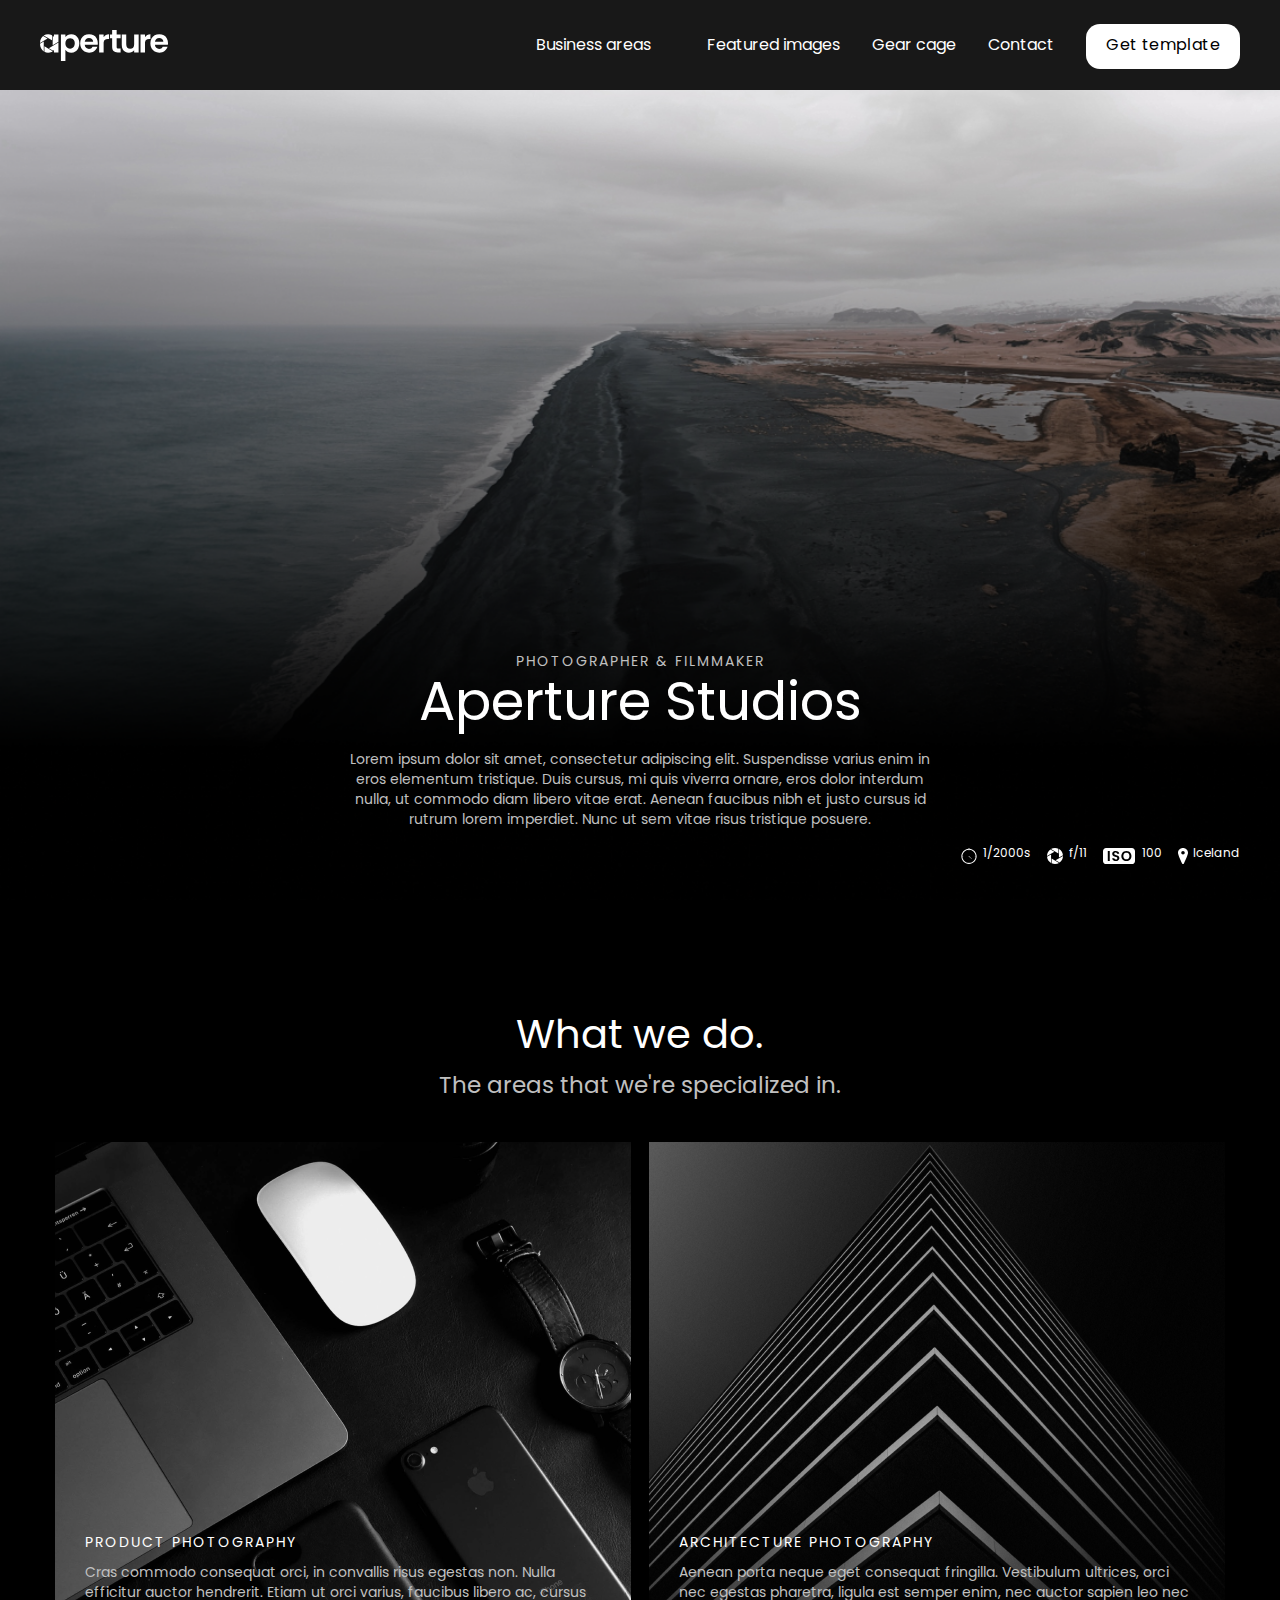
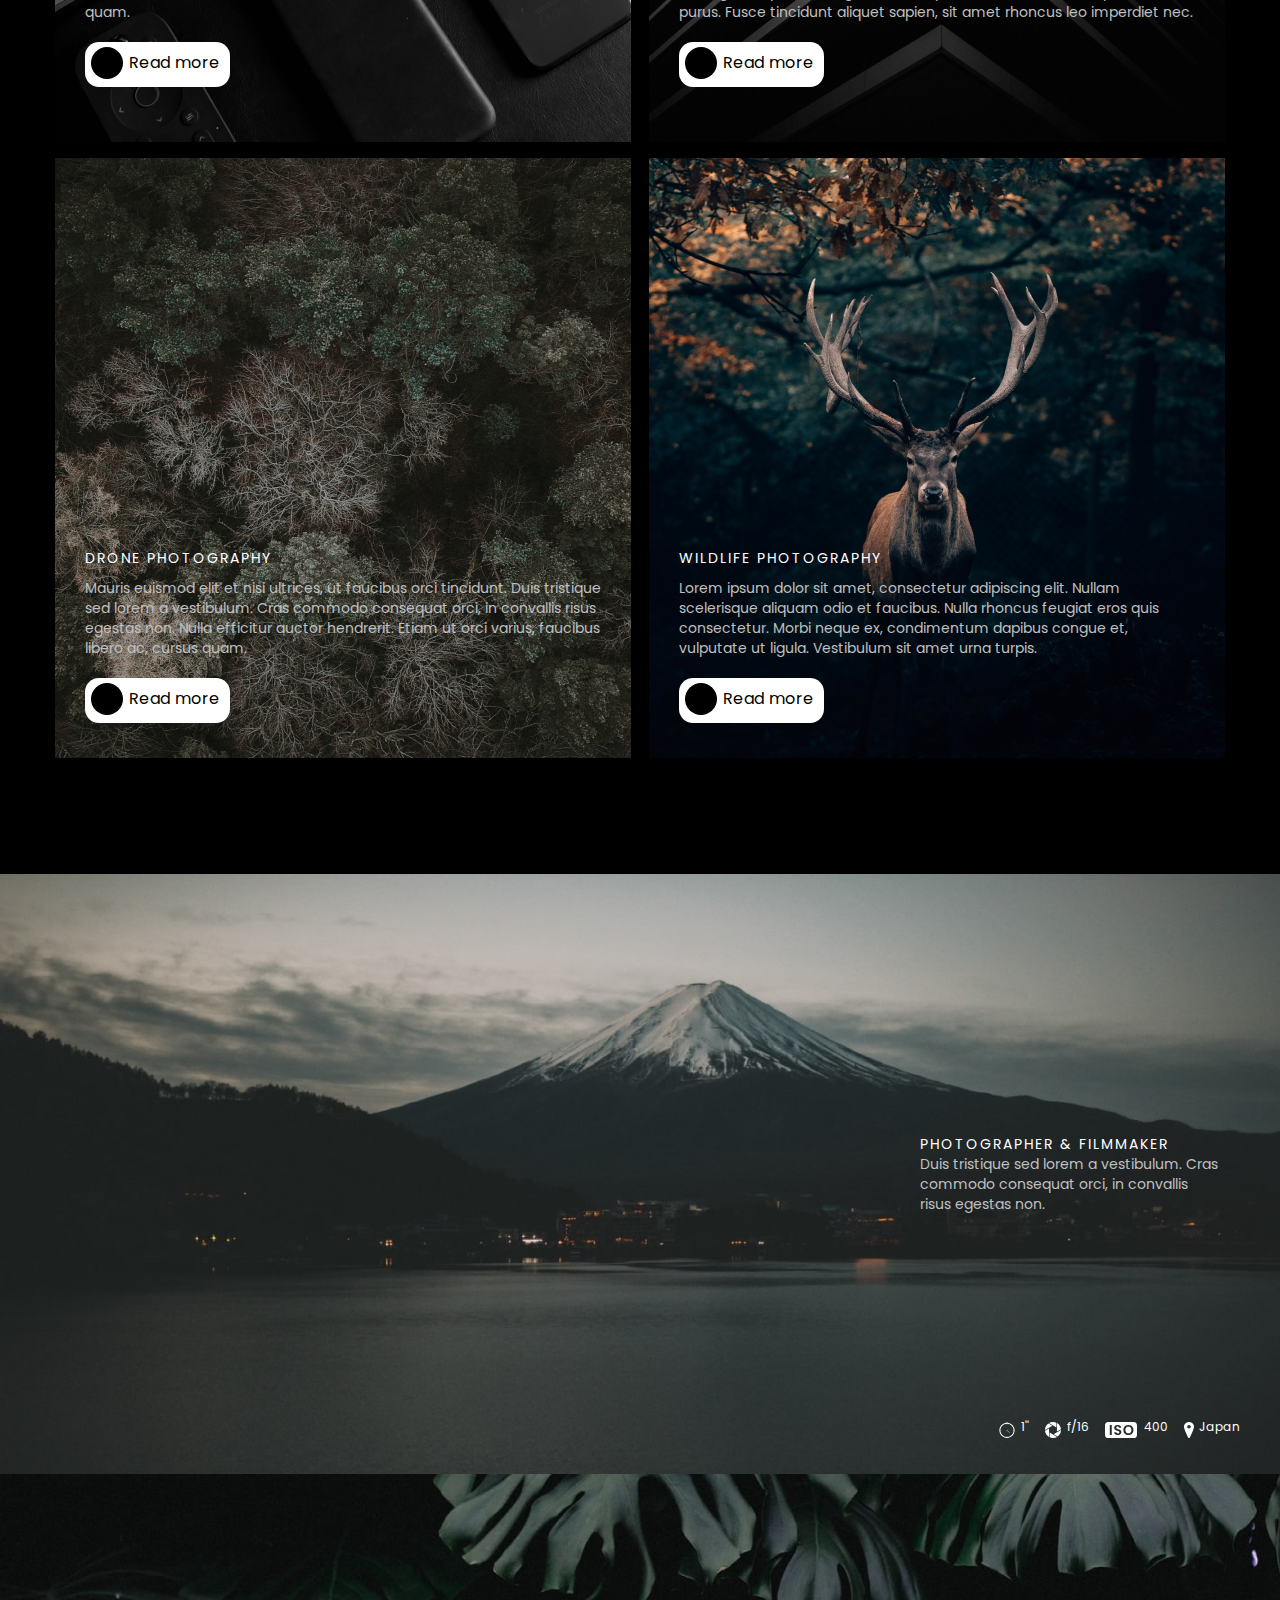
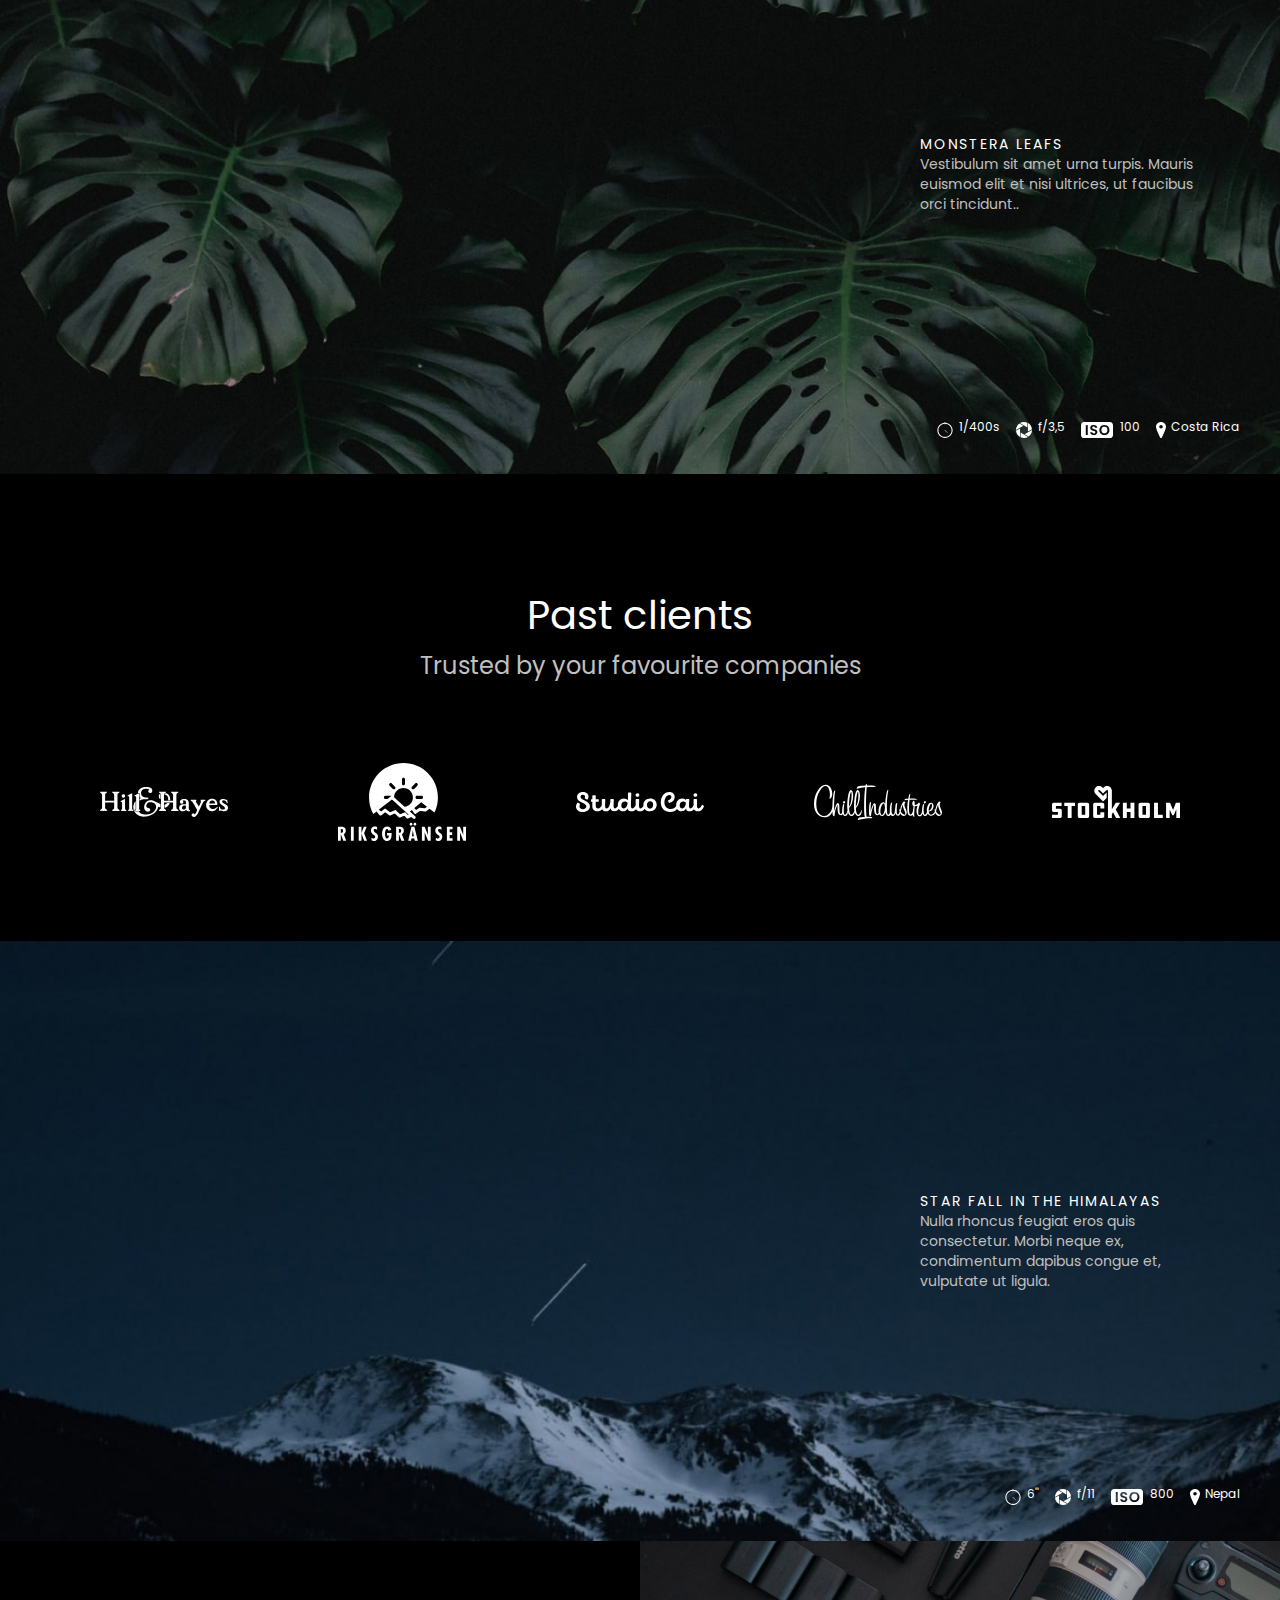
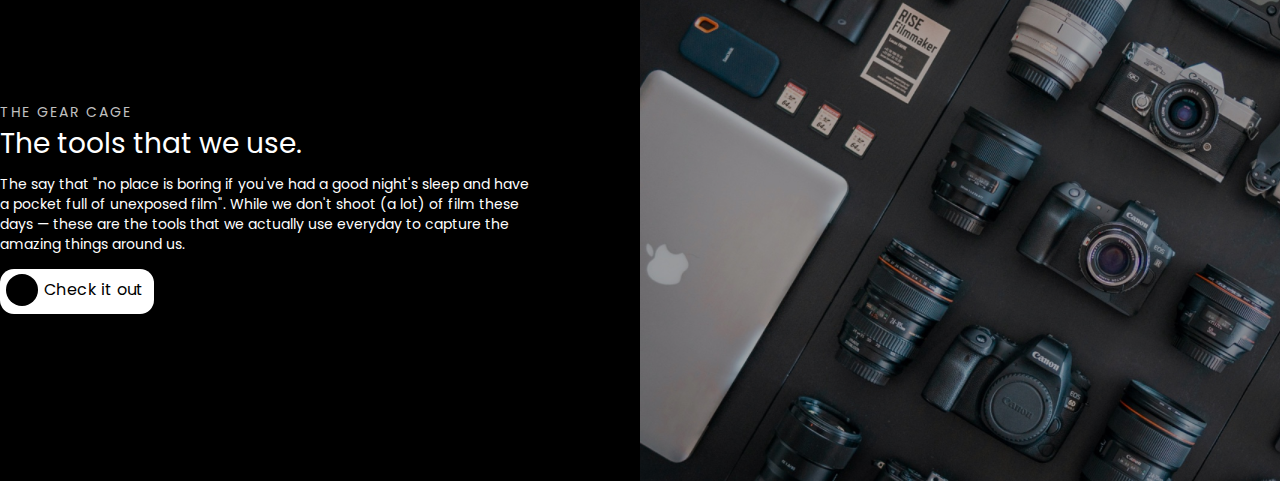
<file: index.html>
<!DOCTYPE html>
<html lang="ru">
<head>
	<title>Aperture</title>
	<link rel="preconnect" href="https://fonts.googleapis.com">
	<link rel="preconnect" href="https://fonts.gstatic.com" crossorigin>
	<link href="https://fonts.googleapis.com/css2?family=Poppins&display=swap" rel="stylesheet">
	<link rel="stylesheet" href="css/style.css"/>
	<link rel="stylesheet" href="css/media.css">
	<meta http-equiv="Content-type" content="text/html;charset=UTF-8" />
	<meta name="viewport"
	content="width=device-width, user-scalable=no, initial-scale=1.0, maximum-scale=1.0, minimum-scale=1.0">
</head>
<body>
<header>
	<div class="container dflex__spacebet">
		<a href="#"><img src="images/logo.svg" alt="logo"></a>
		<nav>
			<ul class="header__menu">
				<li><a href="#">Business areas</a></li>
				<li><a href="#">Featured images</a></li>
				<li><a href="#">Gear cage</a></li>
				<li><a href="#">Contact</a></li>
				<li><a href="#">Get template</a></li>
			</ul>
		</nav>
	</div>
</header>
<main>
	<section class="section__enter">
		<article class="container">
			<h3>Photographer & Filmmaker</h3>
			<h1>Aperture Studios</h1>
			<p>Lorem ipsum dolor sit amet, consectetur adipiscing elit. Suspendisse varius enim in eros elementum tristique. Duis cursus, mi quis viverra ornare, eros dolor interdum nulla, ut commodo diam libero vitae erat. Aenean faucibus nibh et justo cursus id rutrum lorem imperdiet. Nunc ut sem vitae risus tristique posuere.</p>
		</article>
		<ul class="icons">
			<li>1/2000s</li>
			<li>f/11</li>
			<li>100</li>
			<li>Iceland</li>				
		</ul>
	</section>
	<section class="section__whatwedo">
		<h3>What we do.</h3>
		<h4>The areas that we're specialized in.</h4>
		<div class="container">
			<div class="dflex__spacebet">
				<article class="article__gallerry">
					<img src="images/cards/first.png" alt="#">
					<div>
						<h3>Product Photography</h3>
						<p>Cras commodo consequat orci, in convallis risus egestas non. Nulla efficitur auctor hendrerit. Etiam ut orci varius, faucibus libero ac, cursus quam.</p>
						<a href="#">Read more</a>
					</div>
				</article>
				<article class="article__gallerry">
					<img src="images/cards/second.png" alt="#">
					<div>
						<h3>Architecture Photography</h3>
						<p>Aenean porta neque eget consequat fringilla. Vestibulum ultrices, orci nec egestas pharetra, ligula est semper enim, nec auctor sapien leo nec purus. Fusce tincidunt aliquet sapien, sit amet rhoncus leo imperdiet nec.</p>
						<a href="#">Read more</a>
					</div>
				</article>
				<article class="article__gallerry">
					<img src="images/cards/third.png" alt="#">
					<div>
						<h3>Drone Photography</h3>
						<p>Mauris euismod elit et nisi ultrices, ut faucibus orci tincidunt. Duis tristique sed lorem a vestibulum. Cras commodo consequat orci, in convallis risus egestas non. Nulla efficitur auctor hendrerit. Etiam ut orci varius, faucibus libero ac, cursus quam.</p>
						<a href="#">Read more</a>
					</div>
				</article>
				<article class="article__gallerry">
					<img src="images/cards/fourth.png" alt="#">
					<div>
						<h3>Wildlife Photography</h3>
						<p>Lorem ipsum dolor sit amet, consectetur adipiscing elit. Nullam scelerisque aliquam odio et faucibus. Nulla rhoncus feugiat eros quis consectetur. Morbi neque ex, condimentum dapibus congue et, vulputate ut ligula. Vestibulum sit amet urna turpis.</p>
						<a href="#">Read more</a>
					</div>
				</article>
			</div>
		</div>
	</section>
	<section class="section__japan">
		<article class="container">
			<h3>Photographer & Filmmaker</h3>
			<p>Duis tristique sed lorem a vestibulum. Cras commodo consequat orci, in convallis risus egestas non.</p>
		</article>
		<ul class="icons">
			<li>1''</li>
			<li>f/16</li>
			<li>400</li>
			<li>Japan</li>				
		</ul>
	</section>
	<section class="section__green">
		<article class="container">
			<h3>Monstera Leafs</h3>
			<p>Vestibulum sit amet urna turpis. Mauris euismod elit et nisi ultrices, ut faucibus orci tincidunt..</p>
		</article>
		<ul class="icons">
			<li>1/400s</li>
			<li>f/3,5</li>
			<li>100</li>
			<li>Costa Rica</li>				
		</ul>
	</section>
	<section class="section__past">
		<article class="container">
			<h2>Past clients</h2>
			<h3>Trusted by your favourite companies</h3>
			<div>
				<a href="#"><img src="images/section/first.svg" alt="comanies"></a>
				<a href="#"><img src="images/section/second.svg" alt="comanies"></a>
				<a href="#"><img src="images/section/third.svg" alt="comanies"></a>
				<a href="#"><img src="images/section/fourth.svg" alt="comanies"></a>
				<a href="#"><img src="images/section/fifth.svg" alt="comanies"></a>
			</div>
		</article>
	</section>
	<section class="section__night">
		<article class="container">
			<h3>Star fall in the Himalayas</h3>
			<p>Nulla rhoncus feugiat eros quis consectetur. Morbi neque ex, condimentum dapibus congue et, vulputate ut ligula.</p>
		</article>
		<ul class="icons">
			<li>6''</li>
			<li>f/11</li>
			<li>800</li>
			<li>Nepal</li>				
		</ul>
	</section>
	<section class="section__tools">
		<div class="container">
			<article>
				<h4>The Gear cage</h4>
				<h3>The tools that we use.</h3>
				<p>The say that "no place is boring if you've had a good night's sleep and have a pocket full of unexposed film". While we don't shoot (a lot) of film these days — these are the tools that we actually use everyday to capture the amazing things around us.</p>
				<a href="#">Check it out</a>
			</article>
		</div>
			<ul class="icons">
				<li>1/400s</li>
				<li>f/3,5</li>
				<li>100</li>
				<li>Costa Rica</li>				
			</ul>
	</section>
</main>
</file>
<file: css/style.css>
*{padding: 0;margin: 0;border: 0;}
*,*:before,*:after{-moz-box-sizing: border-box;-webkit-box-sizing: border-box;box-sizing: border-box;}

nav,footer,header,aside{display: block;}
html,body{height:100%;width:100%;font-size:100%;line-height:1;font-size:14px;-ms-text-size-adjust:100%;-moz-text-size-adjust:100%;-webkit-text-size-adjust:100%;}
input,button,textarea{font-family:inherit;}
input::-ms-clear{display: none;}
button{cursor: pointer;}
button::-moz-focus-inner{padding:0;border:0;}
a,a:visited{text-decoration: none;}
a:hover{text-decoration: none;}
ul li{list-style: none;}
img{vertical-align: top;}
h1,h2,h3,h4,h5,h6{font-size:inherit;font-weight: inherit;}
/*--------------------*/


body{
	background-color: black;
	font-family: 'Poppins', sans-serif;
}

header{
	background: #181818;
	padding-top: 30px;
	padding-bottom: 29px;
}

.container{
	max-width: 1200px;
	margin: auto;
}

.dflex__spacebet{
	display: flex;
	justify-content: space-between;
}

header .container ul{
	display: flex;
}

header .container ul li a{
	margin-left: 32px;
	color: #FFF;
	font-family: 'Poppins', sans-serif;
	font-size: 16px;
	font-style: normal;
	font-weight: 400;
	line-height: 20px; /* 153.846% */
}

header .container ul li{
	padding-top: 5px;
}


.header__menu li:last-child a{
	padding: 9px 20px 13px 20px;
	border-radius: 14px;
	background: #FFF;
	color: #000;
	font-family: 'Poppins', sans-serif;
	font-size: 16px;
	font-style: normal;
	font-weight: 400;
	line-height: 20px; /* 125% */
	letter-spacing: 0.4px;
}


.header__menu li:first-child{
	margin-right: 24px;
}


.section__enter{
	background-image: url('../images/main__images/enter.png');
	background-size: cover;
	height: calc(100vh - 90px);
	display: flex;
	align-items: end;
	justify-content: center;
	padding-bottom: 71px;
	position: relative;
}

.section__enter .container{
	max-width: 580px;	
	text-align: center;
	margin: inherit;
}

.section__enter h3{
	color: #C0C0C0;
	text-align: center;
	font-family: 'Poppins', sans-serif;
	font-size: 14px;
	font-style: normal;
	font-weight: 400;
	line-height: 20px; /* 142.857% */
	letter-spacing: 2px;
	text-transform: uppercase;
	margin-bottom: 1px;
}

.section__enter h1{
	color: #FFF;
	text-align: center;
	font-family: 'Poppins', sans-serif;
	font-size: 54px;
	font-style: normal;
	font-weight: 400;
	line-height: 59.4px; /* 110% */
	margin-bottom: 18px;
}


.section__enter p{
	color: #C0C0C0;
	text-align: center;
	font-family: 'Poppins', sans-serif;
	font-size: 14px;
	font-style: normal;
	font-weight: 400;
	line-height: 20px; /* 142.857% */
}

.icons{
	position: absolute;
	right: 40px;
	bottom: 41px;
	display: flex;
}

.icons li{
	color: #FFF;
	font-family: 'Poppins', sans-serif;
	font-size: 12px;
	font-style: normal;
	font-weight: 400;
	line-height: 12px; /* 100% */
	margin-left: 16px;
}

.icons li::before{
	display:inline-block;
	content: "";
	background-image: url("../images/enter__img/oclock.svg");
	width: 16px;
	height: 16px;
	margin-right: 6px;
	margin-bottom: -7px;
}

.icons :nth-child(2)::before{
	background-image: url("../images/enter__img/circle.svg");
	width: 16px;
	height: 16px;
	margin-right: 6px;
}

.icons :nth-child(3)::before{
	background-image: url("../images/enter__img/iso.svg");
	margin-bottom: -7px;
	width: 32px;
	margin-right: 7px;
}


.icons :last-child::before{
	background-image: url("../images/enter__img/location.svg");
	margin-bottom: -7px;
	width: 10px;
	margin-right: 5px;
}



.section__japan{
	min-height: 600px;
	background-image: url('../images/main__images/japan.png');
	background-size: cover;
	display: flex;
	align-items: center;
	justify-content: end;
	padding-right: 62px;
	position: relative;
}

.section__japan .container{
	max-width: 298px;
	margin: inherit;
}

.section__japan h3{
	color: #FFF;
	font-family: 'Poppins', sans-serif;
	font-size: 14px;
	font-style: normal;
	font-weight: 400;
	line-height: 20px; /* 142.857% */
	letter-spacing: 2px;
	text-transform: uppercase;
}

.section__japan p{
	color: #C0C0C0;
	font-family: 'Poppins', sans-serif;
	font-size: 14px;
	font-style: normal;
	font-weight: 400;
	line-height: 20px; /* 142.857% */
}


.section__green{
	min-height: 600px;
	background-image: url('../images/main__images/green.png');
	background-size: cover;
	display: flex;
	align-items: center;
	justify-content: end;
	padding-right: 87px;
	position: relative;
} 

.section__green .container{
	max-width: 273px;
	margin: inherit;
}

.section__green p{
	color: #C0C0C0;
	font-family: 'Poppins', sans-serif;
	font-size: 14px;
	font-style: normal;
	font-weight: 400;
	line-height: 20px; /* 142.857% */	
}

.section__green h3{
	color: #FFF;
	font-family: 'Poppins', sans-serif;
	font-size: 14px;
	font-style: normal;
	font-weight: 400;
	line-height: 20px; /* 142.857% */
	letter-spacing: 2px;
	text-transform: uppercase;
}

.section__past{
	background-color: black;
	padding-top: 120px;
	padding-bottom: 100px;
	padding-left: 100px;
	padding-right: 100px;
}



.section__past h2{
	color: #FFF;
	text-align: center;
	font-family: 'Poppins', sans-serif;
	font-size: 40px;
	font-style: normal;
	font-weight: 400;
	line-height: 42px; /* 105% */
	margin-bottom: 15px;
}

.section__past h3{
	color: #C0C0C0;
	text-align: center;
	font-family: 'Poppins', sans-serif;
	font-size: 24px;
	font-style: normal;
	font-weight: 400;
	line-height: 30px; /* 125% */
	margin-bottom: 82px;
}

.section__past article{
	max-width: 1148px;
}

.section__past div{
	display: flex;
	align-items: center;
	justify-content: space-between;
}


.section__night{
	min-height: 600px;
	background-image: url("../images/main__images/night.jpg");
	background-size: cover;
	display: flex;
	align-items: center;
	justify-content: right;
	padding-right: 106px;
	position: relative;
}


.section__night .container{
	margin: inherit;
	max-width: 254px;
}

.section__night h3{
	color: #FFF;
	font-family: 'Poppins', sans-serif;
	font-size: 14px;
	font-style: normal;
	font-weight: 400;
	line-height: 20px; /* 142.857% */
	letter-spacing: 2px;
	text-transform: uppercase;
}

.section__night p{
	color: #C0C0C0;
	font-family: 'Poppins', sans-serif;
	font-size: 14px;
	font-style: normal;
	font-weight: 400;
	line-height: 20px; /* 142.857% */
}


.section__tools{
	min-height: 540px;
	position: relative;
	
}

.section__tools .container{
	max-width: 1440px;
	margin: auto;
	min-height: 540px;
	display: flex;
	align-items: center;
}

.section__tools:after{
	width: 50%;
	height: 100%;
	position: absolute;
	right: 0;
	top: 0;
	background-image: url("../images/main__images/photo.png");
	background-size: cover;
	content: "";
	display: block;
}



.section__tools .container article a{
	padding-top: 9px;
	padding-bottom: 13px;
	padding-left: 12px;
	padding-right: 10px;
	background-color: white;
	color: black;
	color: #000;
	font-family: 'Poppins', sans-serif;
	font-size: 16px;
	font-style: normal;
	font-weight: 400;
	line-height: 20px; /* 125% */
	letter-spacing: 0.4px;
	border-radius: 14px;
	background: #FFF;
}



.section__tools .container article h4{
	color: #C0C0C0;
	font-family: 'Poppins', sans-serif;
	font-size: 14px;
	font-style: normal;
	font-weight: 400;
	line-height: 20px; /* 142.857% */
	letter-spacing: 2px;
	text-transform: uppercase;
	margin-bottom: 6px;
}


.section__tools .container article h3{
	color: #FFF;
	font-family: 'Poppins', sans-serif;
	font-size: 28px;
	font-style: normal;
	font-weight: 400;
	line-height: 32px; /* 114.286% */
	margin-bottom: 14px;
}


.section__tools .container article {
	color: #FFF;
	font-family: 'Poppins', sans-serif;
	font-size: 14px;
	font-style: normal;
	font-weight: 400;
	line-height: 20px; /* 142.857% */
	max-width: 540px;
	margin-bottom: 20px;
}

.section__tools .container article a::before{
	content: "";
	display: inline-block;
	position: relative;
	top: 11px;
	right: 6px;
	width: 32px;
	height: 32px;
	background-color: black;
	border-radius: 100%;
	margin-top: 9px;
}


.section__whatwedo{
	background-color: black;
	padding-top: 113px;
	padding-bottom: 100px;
}

.section__whatwedo h3{
	color: #FFF;
	text-align: center;
	font-family: 'Poppins', sans-serif;
	font-size: 40px;
	font-style: normal;
	font-weight: 400;
	line-height: 42px; /* 105% */
	margin-bottom: 15px;
}

.section__whatwedo h4{
	color: #C0C0C0;
	text-align: center;
	font-family: 'Poppins', sans-serif;
	font-size: 23px;
	font-style: normal;
	font-weight: 400;
	line-height: 30px; /* 130.435% */
	margin-bottom: 42px;
}

.section__whatwedo .container{
	max-width: 1170px;
}


.section__whatwedo .container .dflex__spacebet{
	flex-wrap: wrap;
}

.article__gallerry{
	position: relative;
	margin-bottom: 16px;
	
}

.article__gallerry div{
	position: absolute;
	top: 65%;
	left: 30px;
}

.article__gallerry h3{
	color: #FFF;
	font-family: 'Poppins', sans-serif;
	font-size: 14px;
	font-style: normal;
	font-weight: 400;
	line-height: 20px; /* 142.857% */
	letter-spacing: 2px;
	text-transform: uppercase;
	text-align: left;
	margin-bottom: 10px;
}

.article__gallerry p{
	color: #C0C0C0;
	font-family: 'Poppins', sans-serif;
	font-size: 14px;
	font-style: normal;
	font-weight: 400;
	line-height: 20px; /* 142.857% */
	max-width: 501px;
	margin-bottom: 5px;
}

.article__gallerry a{
	padding-top: 9px;
	padding-bottom: 13px;
	padding-left: 12px;
	padding-right: 10px;
	background-color: white;
	color: black;
	color: #000;
	font-family: 'Poppins', sans-serif;
	font-size: 16px;
	font-style: normal;
	font-weight: 400;
	line-height: 20px; /* 125% */
	letter-spacing: 0.4px;
	border-radius: 14px;
	background: #FFF;
}

.article__gallerry a::before{
	content: "";
	display: inline-block;
	position: relative;
	top: 11px;
	right: 6px;
	width: 32px;
	height: 32px;
	background-color: black;
	border-radius: 100%;
	margin-top: 9px;
}

.article__gallerry:nth-of-type(2) p{
	max-width: 514px;
}

.article__gallerry:nth-of-type(3) p{
	max-width: 516px;
}

.article__gallerry:nth-of-type(4) p{
	max-width: 480px;
}
</file>
<file: css/media.css>
@media screen and (max-width: 1240px) {
	.container{
		margin-right: 20px;
		margin-left: 20px;
	}
	}


@media screen and (max-width: 907px) {
	header nav{
		display: none;
	}
	.section__enter .container{
		padding: 0 15px;
	}
	}

	@media screen and (max-width: 964px) {
		.section__past div{
			flex-direction: column;
		}
		.section__past div a{
			margin-bottom: 50px;
		}
	}

	@media screen and (max-width: 1191px) {
		.section__whatwedo .container .dflex__spacebet{
			justify-content: center;
		}
	}
</file>
